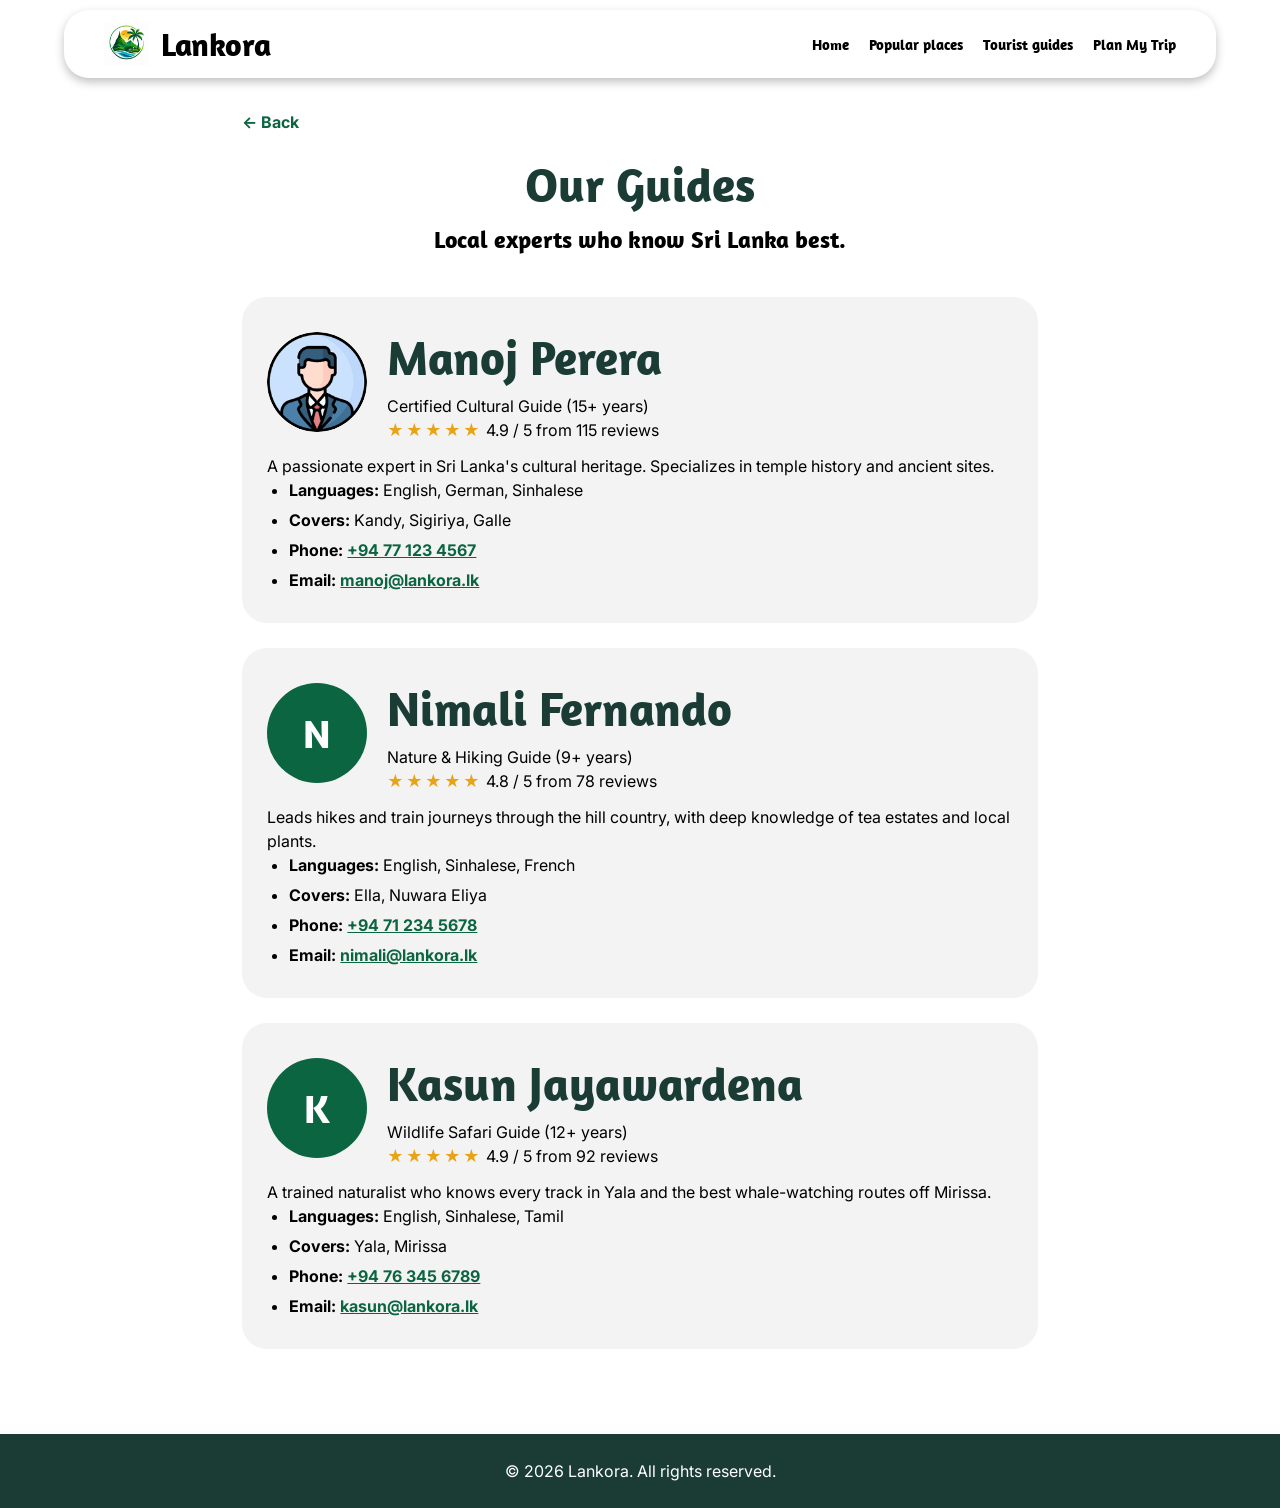
<file: guides.html>
<!DOCTYPE html>
<html lang="en">
<head>
  <meta charset="UTF-8">
  <meta name="viewport" content="width=device-width, initial-scale=1.0">
  <title>Guides - Lankora</title>
  <link href="https://fonts.googleapis.com/css2?family=Amaranth:wght@400;700&family=Inter:wght@400;600;700&display=swap" rel="stylesheet">
  <link rel="stylesheet" href="style.css">
</head>
<body>
  <header class="navbar">
    <a href="index.html#home" class="logo"><img src="images/logo.png" alt="Lankora logo"><span>Lankora</span></a>
    <nav><ul>
      <li><a href="index.html#home">Home</a></li>
      <li><a href="index.html#places">Popular places</a></li>
      <li><a href="guides.html">Tourist guides</a></li>
      <li><a href="index.html#plan">Plan My Trip</a></li>
    </ul></nav>
  </header>
  <main>
    <section class="detail-page">
      <a href="index.html#guide" class="back">&larr; Back</a>
      <h2>Our Guides</h2>
      <p class="subtitle">Local experts who know Sri Lanka best.</p>
      <div id="guideList"></div>
    </section>
  </main>
  <footer><p>&copy; 2026 Lankora. All rights reserved.</p></footer>
  <script src="data.js"></script>
  <script src="pages.js"></script>
</body>
</html>
</file>
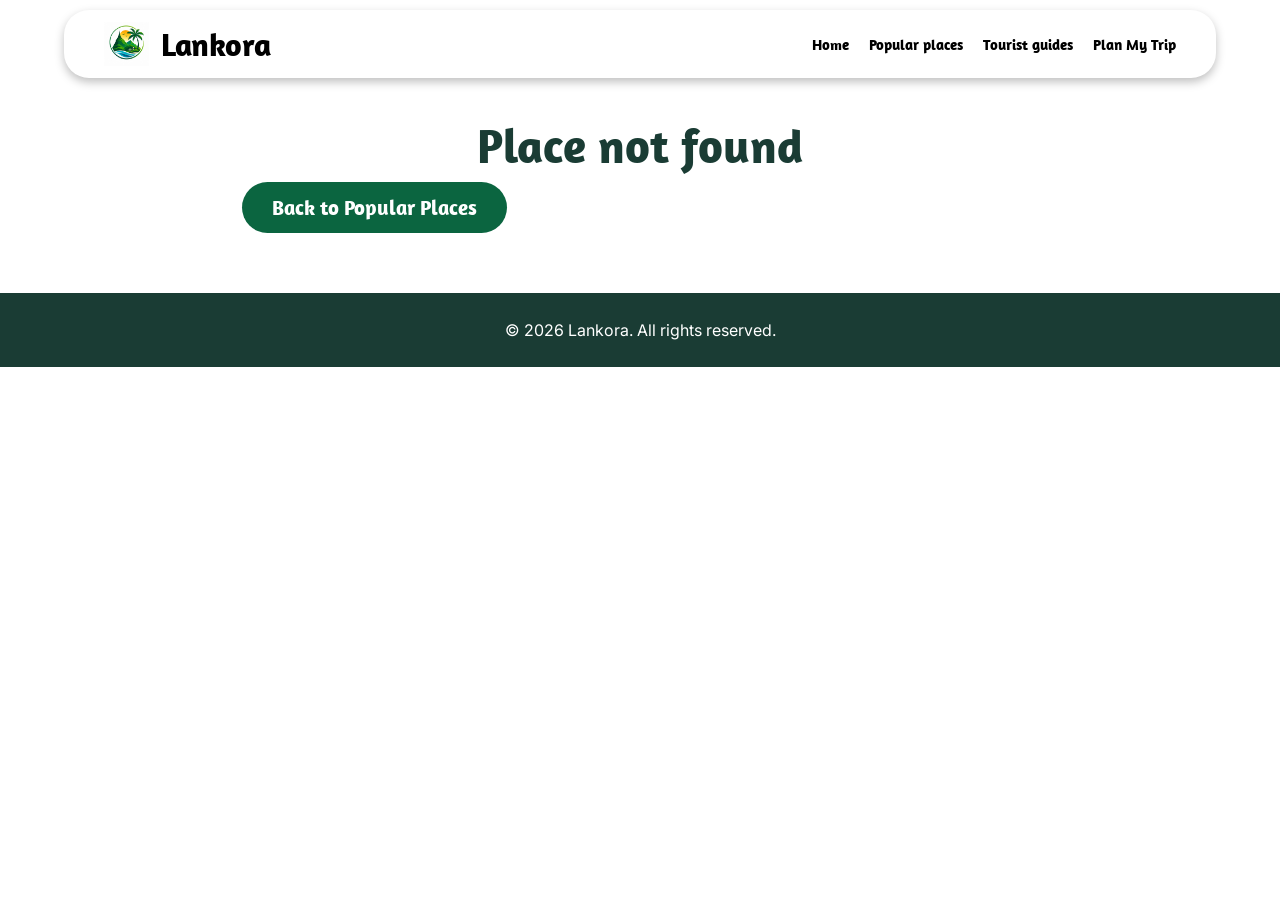
<file: place.html>
<!DOCTYPE html>
<html lang="en">
<head>
  <meta charset="UTF-8">
  <meta name="viewport" content="width=device-width, initial-scale=1.0">
  <title>Place - Lankora</title>
  <link href="https://fonts.googleapis.com/css2?family=Amaranth:wght@400;700&family=Inter:wght@400;600;700&display=swap" rel="stylesheet">
  <link rel="stylesheet" href="style.css">
</head>
<body>
  <header class="navbar">
    <a href="index.html#home" class="logo"><img src="images/logo.png" alt="Lankora logo"><span>Lankora</span></a>
    <nav><ul>
      <li><a href="index.html#home">Home</a></li>
      <li><a href="index.html#places">Popular places</a></li>
      <li><a href="guides.html">Tourist guides</a></li>
      <li><a href="index.html#plan">Plan My Trip</a></li>
    </ul></nav>
  </header>
  <main>
    <section class="detail-page" id="placePage"></section>
  </main>
  <footer><p>&copy; 2026 Lankora. All rights reserved.</p></footer>
  <script src="data.js"></script>
  <script src="pages.js"></script>
</body>
</html>
</file>
<file: style.css>
:root {
  --dark-green: #1a3c34;
  --green: #0b6540;
  --light-bg: #f3f3f3;
  --cream: #f8efe7;
  --text: #000;
}

* {
  margin: 0;
  padding: 0;
  box-sizing: border-box;
}

html { scroll-behavior: smooth; }

body {
  font-family: 'Inter', sans-serif;
  color: var(--text);
  line-height: 1.5;
}

h1, h2, h3, nav, .btn, .logo {
  font-family: 'Amaranth', sans-serif;
}

img { max-width: 100%; display: block; }
a { text-decoration: none; color: inherit; }
ul { list-style: none; }


section { padding: 110px 8% 60px; text-align: center; }

section h2 {
  font-size: 3rem;
  color: var(--dark-green);
}

.subtitle {
  font-family: 'Amaranth', sans-serif;
  font-size: 1.5rem;
  font-weight: 700;
  margin-bottom: 40px;
}

/* BUTTONS  */
.btn {
  display: inline-block;
  padding: 10px 30px;
  border-radius: 30px;
  font-size: 1.3rem;
  font-weight: 700;
  border: none;
  cursor: pointer;
  transition: background 0.3s;
}
.btn-green { background: var(--green); color: #fff; }
.btn-green:hover { background: var(--dark-green); }
.btn-dark { background: var(--dark-green); color: #fff; width: 100%; padding: 20px; border-radius: 15px; font-size: 2rem; }
.btn-light { background: rgba(255,255,255,0.7); box-shadow: 0 4px 10px rgba(0,0,0,0.2); color: #000; padding: 15px 40px; }
.btn-wide { padding: 20px 80px; font-size: 1.8rem; margin-top: 40px; }


.navbar {
  position: fixed;
  top: 10px;
  left: 5%;
  width: 90%;
  z-index: 100;
  display: flex;
  justify-content: space-between;
  align-items: center;
  padding: 10px 40px;
  background: #fff;
  border-radius: 25px;
  box-shadow: 0 4px 10px rgba(0,0,0,0.25);
}
.logo { display: flex; align-items: center; gap: 12px; font-size: 2rem; font-weight: 700; }
.logo img { width: 45px; }
nav ul { display: flex; gap: 20px; }
nav a { font-weight: 700; font-size: 0.95rem; }
nav a:hover { color: var(--green); }

.hero {
  min-height: 100vh;
  display: flex;
  align-items: center;
  justify-content: space-between;
  gap: 40px;
  text-align: center;
  background: linear-gradient(rgba(255,255,255,0.6), rgba(255,255,255,0.6)), url('images/hero-bg.jpg') center / cover;
}
.hero-text { flex: 1; }
.hero-text h1 { font-family: 'Inter', sans-serif; font-size: 4rem; line-height: 1.1; margin-bottom: 30px; }
.hero-text p { font-size: 1.4rem; font-weight: 600; max-width: 450px; margin: auto; }


.hero-scroll {
  flex: 1;
  display: flex;
  gap: 25px;
  height: 75vh;
  overflow: hidden;
}
.column { flex: 1; display: flex; flex-direction: column; gap: 25px; }


.column-up   { animation: scrollUp 20s linear infinite; }
.column-down { animation: scrollDown 20s linear infinite; }

@keyframes scrollUp   { from { transform: translateY(0); }    to { transform: translateY(-50%); } }
@keyframes scrollDown { from { transform: translateY(-50%); } to { transform: translateY(0); } }

.photo-card {
  position: relative;
  height: 220px;
  flex-shrink: 0;
  border-radius: 25px;
  overflow: hidden;
}
.photo-card img { width: 100%; height: 100%; object-fit: cover; }
.caption { position: absolute; bottom: 15px; left: 15px; color: #fff; text-align: left; text-shadow: 0 1px 4px rgba(0,0,0,0.6); }
.caption h3 { font-family: 'Inter', sans-serif; font-size: 1.3rem; }

.welcome {
  min-height: 100vh;
  display: flex;
  flex-direction: column;
  align-items: center;
  justify-content: center;
  gap: 40px;
  background: linear-gradient(rgba(255,255,255,0.75), rgba(255,255,255,0.75)), url('images/hero-bg.jpg') center / cover;
}
.welcome h2 { font-family: 'Inter', sans-serif; color: #000; font-size: 2rem; }
.welcome p { font-size: 1.6rem; font-weight: 700; max-width: 1000px; }

.plan {
  background: linear-gradient(rgba(255,255,255,0.7), rgba(255,255,255,0.7)), url('images/plan-bg.jpg') center / cover;
}
.plan h2 { font-size: 3.5rem; }
.plan form { max-width: 800px; margin: auto; text-align: left; }
.plan label, .plan .label { display: block; font-family: 'Amaranth', sans-serif; font-weight: 700; font-size: 1.3rem; margin: 20px 0 8px; }
.plan select, .plan input[type="date"] {
  width: 100%;
  padding: 15px;
  font-size: 1rem;
  border: none;
  border-radius: 12px;
  background: rgba(200,200,200,0.5);
}
.date-row { display: flex; gap: 40px; }
.date-row div { flex: 1; }
.experiences { display: flex; flex-wrap: wrap; gap: 15px; background: rgba(200,200,200,0.5); padding: 20px; border-radius: 12px; margin-bottom: 30px; }
.experiences label { display: flex; align-items: center; gap: 6px; margin: 0; font-size: 1.1rem; }
#tripMessage { text-align: center; margin-top: 15px; font-weight: 700; color: var(--dark-green); }


.card-grid {
  display: grid;
  grid-template-columns: repeat(3, 1fr);
  gap: 30px;
}
.place-card { background: var(--light-bg); border-radius: 25px; padding: 20px; }
.place-card img { width: 100%; height: 190px; object-fit: cover; border-radius: 20px; }
.place-card h3 { font-size: 2rem; margin-top: 10px; }
.place-card p { font-size: 1.1rem; margin-bottom: 12px; }
.place-card .btn { width: 100%; padding: 6px; }
.place-dialog { width: min(90%, 520px); margin: auto; padding: 0; border: 0; border-radius: 20px; color: var(--text); box-shadow: 0 8px 30px rgba(0,0,0,0.3); }
.place-dialog::backdrop { background: rgba(0,0,0,0.55); }
.place-dialog-content { position: relative; padding: 35px; text-align: center; }
.place-dialog-content h2 { margin: 0 30px 15px; color: var(--dark-green); font-family: 'Amaranth', sans-serif; font-size: 2rem; }
.place-dialog-content p { margin-bottom: 25px; font-size: 1.1rem; }
.place-dialog-close { position: absolute; top: 10px; right: 15px; border: 0; background: transparent; font-size: 2rem; cursor: pointer; }

.service-grid { display: grid; grid-template-columns: repeat(3, 1fr); gap: 40px; }
.service-card { background: var(--light-bg); border-radius: 25px; padding: 30px 20px; }
.service-card img { width: 90px; height: 90px; object-fit: contain; margin: 0 auto 15px; }
.service-card h3 { font-size: 1.8rem; }
.service-card p { font-size: 1.1rem; }

.festival-grid { display: grid; grid-template-columns: repeat(3, 1fr); gap: 30px; }
.festival-card { background: var(--cream); border-radius: 25px; padding: 30px 25px; }
.festival-card img { width: 100%; height: 190px; object-fit: cover; border-radius: 20px; margin-bottom: 30px; }
.festival-card h3 { font-size: 2.2rem; line-height: 1.2; }
.festival-card p { font-family: 'Amaranth', sans-serif; font-size: 1.5rem; }

.guide-top { display: flex; gap: 60px; align-items: center; margin-bottom: 60px; }
.guide-top > img { width: 40%; height: 400px; object-fit: cover; }
.accordion { flex: 1; }
.acc-item { margin-bottom: 15px; }
.acc-title {
  width: 100%;
  display: flex;
  justify-content: space-between;
  padding: 20px 30px;
  font-family: 'Amaranth', sans-serif;
  font-size: 2rem;
  font-weight: 700;
  background: #d9d9d9;
  border: none;
  border-radius: 20px;
  cursor: pointer;
}
.acc-body { max-height: 0; overflow: hidden; transition: max-height 0.3s; text-align: left; padding: 0 30px; }
.acc-item.open .acc-body { max-height: 150px; padding: 15px 30px; }

.guide-bottom { display: flex; gap: 40px; align-items: center; }
.guide-left { flex: 1; text-align: left; }
.guide-left h2 { color: #000; margin-bottom: 40px; }
.guide-card { flex: 1.3; display: flex; gap: 20px; align-items: center; background: var(--light-bg); border-radius: 25px; padding: 25px; }
.guide-person img { width: 140px; height: 140px; border-radius: 50%; object-fit: cover; margin: auto; background: #bbb; }
.guide-person h3 { font-size: 1.8rem; }
.guide-card ul { text-align: left; }
.guide-card li { margin-bottom: 12px; }


footer { background: var(--dark-green); color: #fff; text-align: center; padding: 25px; }

@media (max-width: 900px) {
  .navbar { flex-direction: column; gap: 8px; padding: 10px; position: static; width: 100%; border-radius: 0; }
  nav ul { flex-wrap: wrap; justify-content: center; gap: 10px; }
  section { padding: 50px 5%; }
  .hero { flex-direction: column; }
  .hero-text h1 { font-size: 2.5rem; }
  .card-grid, .service-grid, .festival-grid { grid-template-columns: 1fr; }
  .guide-top, .guide-bottom, .guide-card, .date-row { flex-direction: column; }
  .guide-top > img { width: 100%; }
}

.detail-page { max-width: 1000px; margin: auto; text-align: left; }
.detail-page > h2, .detail-page > .subtitle, #placePage > h2, #placePage > .subtitle { text-align: center; }
.back { display: inline-block; margin-bottom: 15px; font-weight: 700; color: var(--green); }
.trip-summary { text-align: center; background: var(--cream); border-radius: 15px; padding: 12px; margin-bottom: 25px; font-weight: 600; }
.slider { position: relative; overflow: hidden; border-radius: 25px; margin-bottom: 30px; }
.slides { display: flex; transition: transform 0.4s ease; }
.slides img { width: 100%; flex: 0 0 100%; height: 420px; object-fit: cover; }
.slider button { position: absolute; top: 50%; transform: translateY(-50%); width: 45px; height: 45px; border: 0; border-radius: 50%; background: rgba(255,255,255,0.85); font-size: 2rem; line-height: 1; cursor: pointer; }
.slider button:focus-visible { outline: 3px solid var(--green); }
.s-prev { left: 15px; } .s-next { right: 15px; }
.slider.single button { display: none; }
.detail-box { background: var(--light-bg); border-radius: 25px; padding: 30px; }
.detail-box h3, .block-title { font-size: 1.8rem; color: var(--dark-green); margin: 15px 0 8px; }
.detail-box ul, .guide-full ul { list-style: disc; padding-left: 22px; }
.detail-box li, .guide-full li { margin-bottom: 6px; }
.map { width: 100%; height: 380px; border: 0; border-radius: 25px; }
.guide-full { background: var(--light-bg); border-radius: 25px; padding: 25px; margin-bottom: 25px; }
.guide-head { display: flex; gap: 20px; align-items: center; margin-bottom: 12px; }
.guide-head img, .avatar { width: 100px; height: 100px; border-radius: 50%; object-fit: cover; flex-shrink: 0; }
.avatar { display: flex; align-items: center; justify-content: center; background: var(--green); color: #fff; font: 700 2.5rem 'Amaranth', sans-serif; }
.guide-head h3 { font-size: 1.8rem; }
.stars { color: #e8a317; letter-spacing: 2px; }
.guide-full a { color: var(--green); font-weight: 700; text-decoration: underline; }
.reviews { display: grid; grid-template-columns: repeat(auto-fit, minmax(240px, 1fr)); gap: 15px; margin-top: 18px; }
.reviews blockquote { background: #fff; border-radius: 15px; padding: 15px; }
.reviews cite { display: block; margin-top: 6px; font-weight: 700; font-style: normal; }
@media (max-width: 900px) { .slides img { height: 260px; } .guide-head { flex-direction: column; text-align: center; } }
</file>
